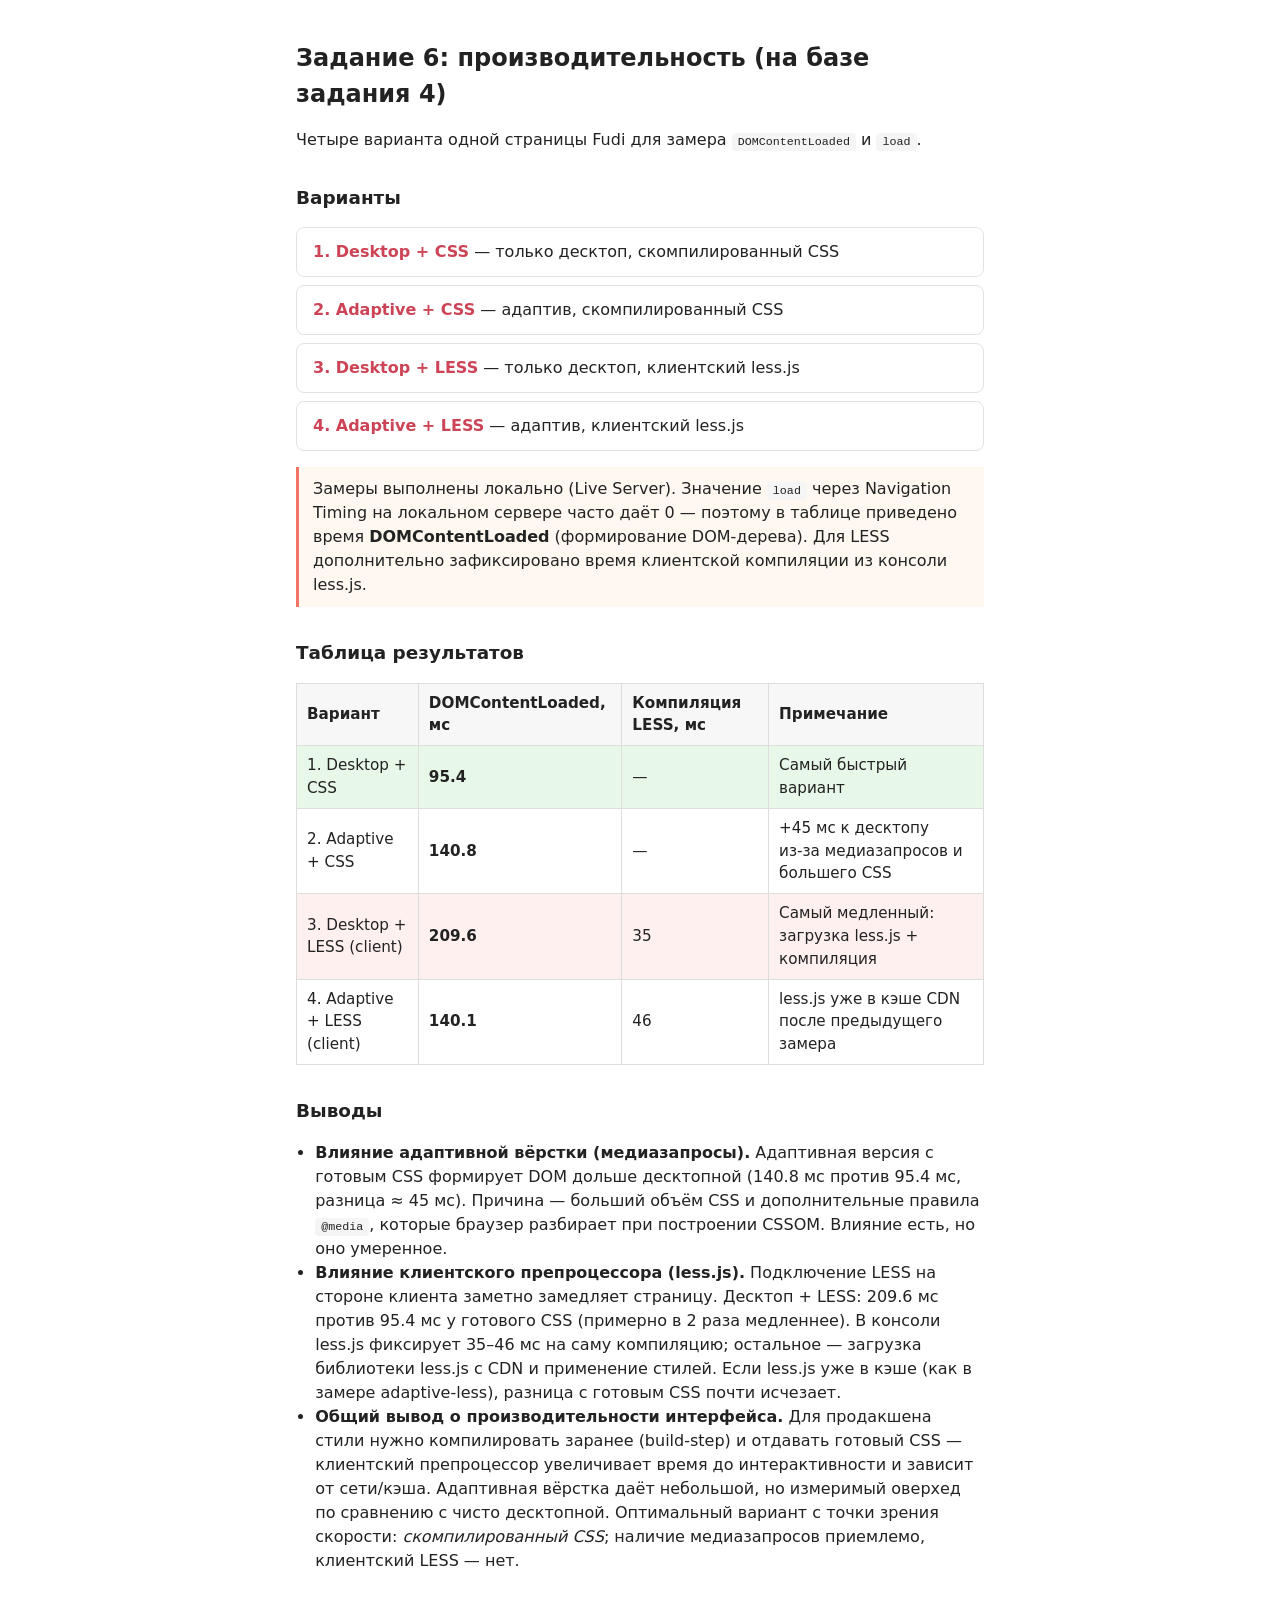
<file: index.html>
<!doctype html>
<html lang="ru">

<head>
  <meta charset="UTF-8">
  <meta name="viewport" content="width=device-width, initial-scale=1.0">
  <title>Задание 6 — сравнение производительности</title>
  <style>
    * {
      box-sizing: border-box;
    }

    body {
      font-family: system-ui, sans-serif;
      max-width: 720px;
      margin: 40px auto;
      padding: 0 16px;
      line-height: 1.5;
      color: #222;
    }

    h1 {
      font-size: 1.5rem;
    }

    h2 {
      font-size: 1.15rem;
      margin-top: 2rem;
    }

    ul {
      padding-left: 1.2em;
    }

    a {
      color: #c45;
    }

    .card {
      border: 1px solid #e2e2e2;
      border-radius: 8px;
      padding: 12px 16px;
      margin: 8px 0;
    }

    .card a {
      font-weight: 600;
      text-decoration: none;
    }

    .card a:hover {
      text-decoration: underline;
    }

    code {
      background: #f5f5f5;
      padding: 2px 6px;
      border-radius: 4px;
      font-size: 0.9em;
    }

    table {
      border-collapse: collapse;
      width: 100%;
      margin: 1rem 0;
      font-size: 0.95rem;
    }

    th,
    td {
      border: 1px solid #ddd;
      padding: 8px 10px;
      text-align: left;
    }

    th {
      background: #f7f7f7;
    }

    .note {
      background: #fff8f0;
      border-left: 3px solid #f57365;
      padding: 10px 14px;
      margin: 1rem 0;
    }

    .best {
      background: #e8f8e8;
    }

    .worst {
      background: #fff0f0;
    }
  </style>
</head>

<body>
  <h1>Задание 6: производительность (на базе задания 4)</h1>
  <p>Четыре варианта одной страницы Fudi для замера <code>DOMContentLoaded</code> и <code>load</code>.</p>

  <h2>Варианты</h2>
  <div class="card"><a href="./desktop-css/">1. Desktop + CSS</a> — только десктоп, скомпилированный CSS</div>
  <div class="card"><a href="./adaptive-css/">2. Adaptive + CSS</a> — адаптив, скомпилированный CSS</div>
  <div class="card"><a href="./desktop-less/">3. Desktop + LESS</a> — только десктоп, клиентский less.js</div>
  <div class="card"><a href="./adaptive-less/">4. Adaptive + LESS</a> — адаптив, клиентский less.js</div>

  <div class="note">
    Замеры выполнены локально (Live Server). Значение <code>load</code> через Navigation Timing на локальном сервере
    часто даёт 0 —
    поэтому в таблице приведено время <strong>DOMContentLoaded</strong> (формирование DOM-дерева).
    Для LESS дополнительно зафиксировано время клиентской компиляции из консоли less.js.
  </div>

  <h2>Таблица результатов</h2>
  <table>
    <thead>
      <tr>
        <th>Вариант</th>
        <th>DOMContentLoaded, мс</th>
        <th>Компиляция LESS, мс</th>
        <th>Примечание</th>
      </tr>
    </thead>
    <tbody>
      <tr class="best">
        <td>1. Desktop + CSS</td>
        <td><strong>95.4</strong></td>
        <td>—</td>
        <td>Самый быстрый вариант</td>
      </tr>
      <tr>
        <td>2. Adaptive + CSS</td>
        <td><strong>140.8</strong></td>
        <td>—</td>
        <td>+45&nbsp;мс к десктопу из‑за медиазапросов и большего CSS</td>
      </tr>
      <tr class="worst">
        <td>3. Desktop + LESS (client)</td>
        <td><strong>209.6</strong></td>
        <td>35</td>
        <td>Самый медленный: загрузка less.js + компиляция</td>
      </tr>
      <tr>
        <td>4. Adaptive + LESS (client)</td>
        <td><strong>140.1</strong></td>
        <td>46</td>
        <td>less.js уже в кэше CDN после предыдущего замера</td>
      </tr>
    </tbody>
  </table>

  <h2>Выводы</h2>
  <ul>
    <li>
      <strong>Влияние адаптивной вёрстки (медиазапросы).</strong>
      Адаптивная версия с готовым CSS формирует DOM дольше десктопной
      (140.8&nbsp;мс против 95.4&nbsp;мс, разница ≈&nbsp;45&nbsp;мс).
      Причина — больший объём CSS и дополнительные правила <code>@media</code>, которые браузер разбирает при построении
      CSSOM.
      Влияние есть, но оно умеренное.
    </li>
    <li>
      <strong>Влияние клиентского препроцессора (less.js).</strong>
      Подключение LESS на стороне клиента заметно замедляет страницу.
      Десктоп + LESS: 209.6&nbsp;мс против 95.4&nbsp;мс у готового CSS (примерно в 2 раза медленнее).
      В консоли less.js фиксирует 35–46&nbsp;мс на саму компиляцию; остальное — загрузка библиотеки less.js с CDN и
      применение стилей.
      Если less.js уже в кэше (как в замере adaptive-less), разница с готовым CSS почти исчезает.
    </li>
    <li>
      <strong>Общий вывод о производительности интерфейса.</strong>
      Для продакшена стили нужно компилировать заранее (build-step) и отдавать готовый CSS —
      клиентский препроцессор увеличивает время до интерактивности и зависит от сети/кэша.
      Адаптивная вёрстка даёт небольшой, но измеримый оверхед по сравнению с чисто десктопной.
      Оптимальный вариант с точки зрения скорости: <em>скомпилированный CSS</em>;
      наличие медиазапросов приемлемо, клиентский LESS — нет.
    </li>
  </ul>
</body>

</html>
</file>
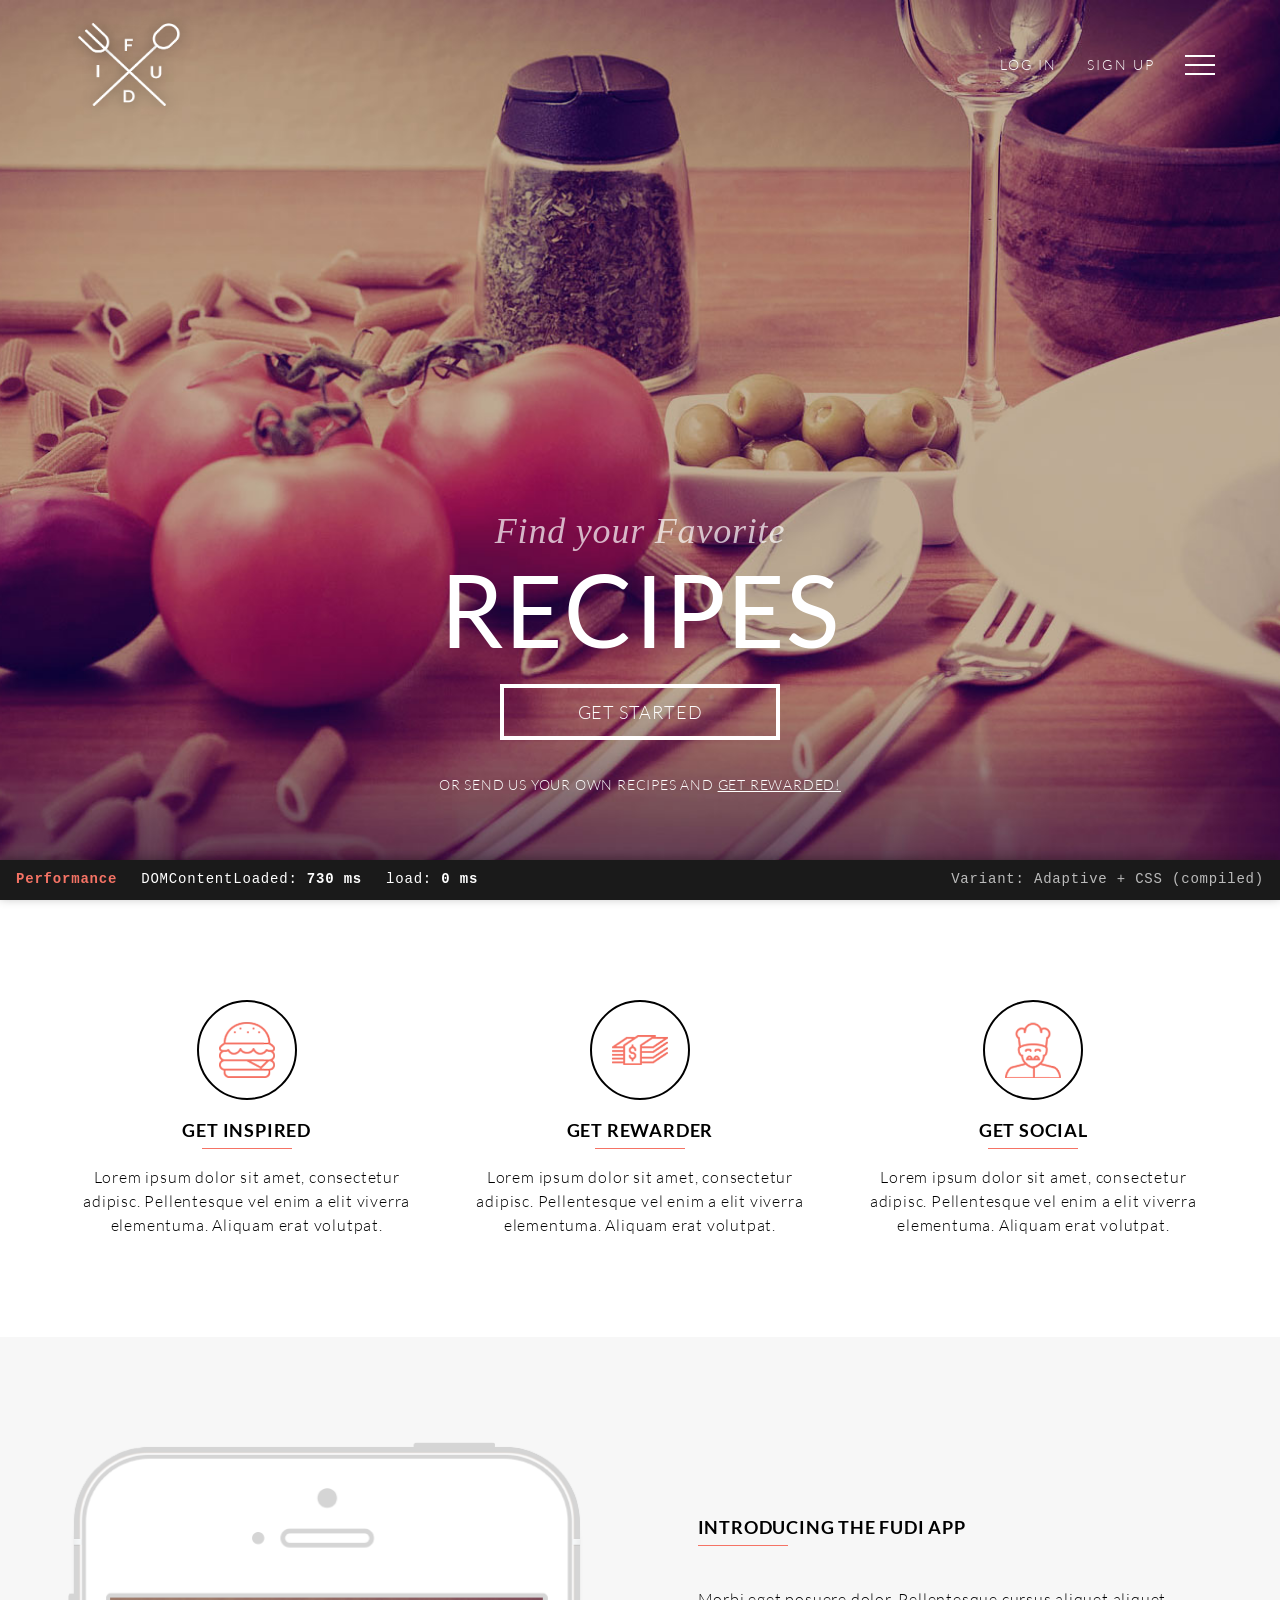
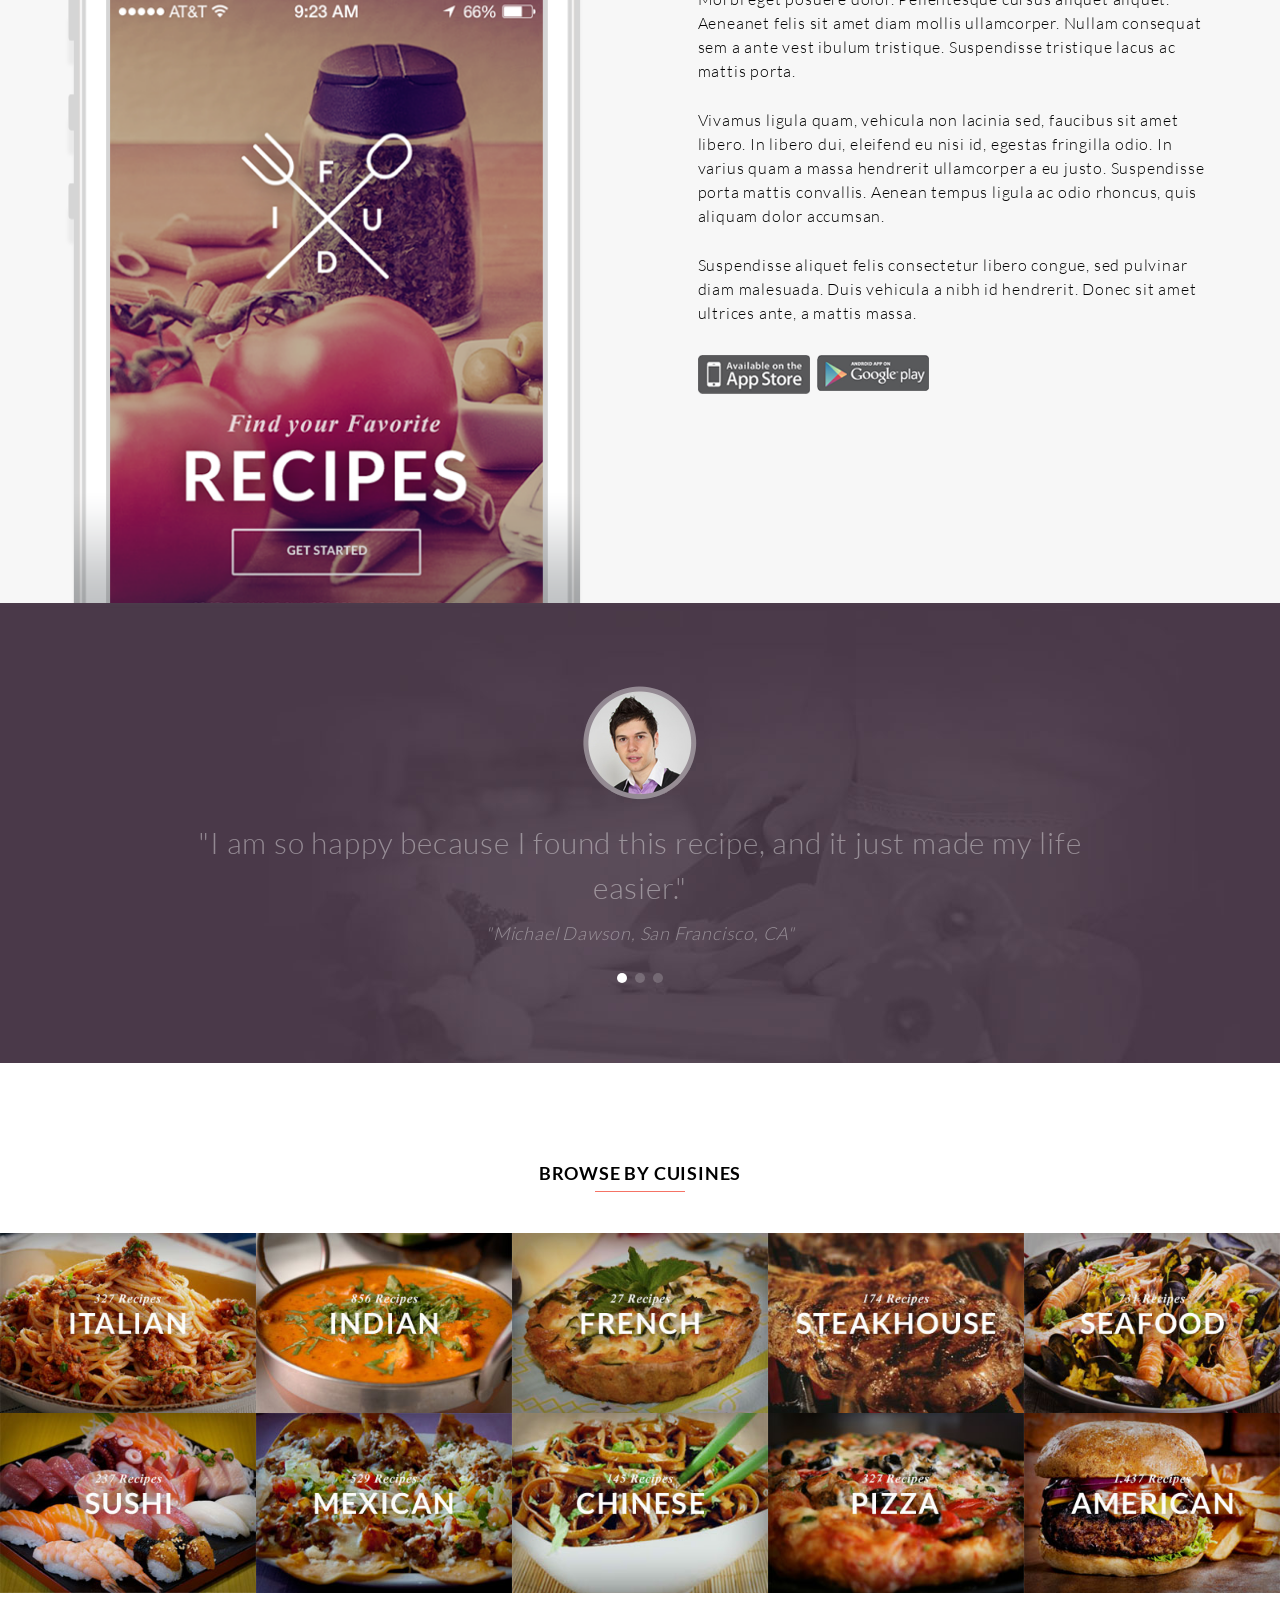
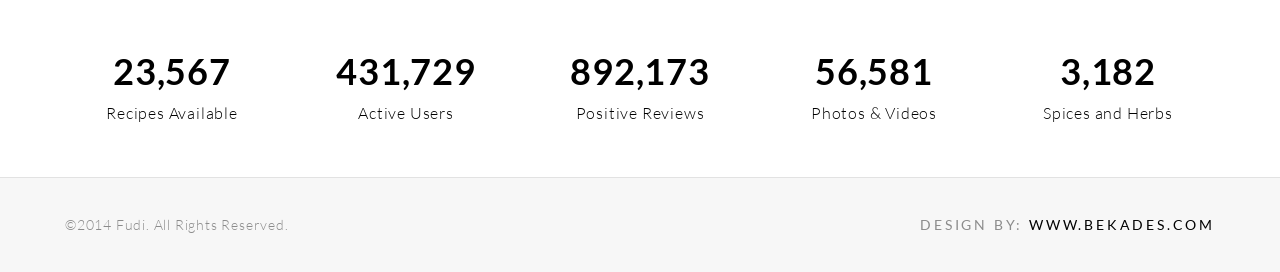
<file: adaptive-css/index.html>
<!doctype html>
<html lang="en">

<head>
  <meta charset="UTF-8">
  <meta name="viewport" content="width=device-width, initial-scale=1.0">
  <title>Fudi</title>
  <link rel="stylesheet" href="./style.css">
</head>

<body>

  <div class="page">
    <div class="container">
      <header class="page-header">
        <a href="#" class="page-header__logo">
          <img src="./img/img_logo.png" alt="Fudi">
        </a>

        <nav class="page-header__nav">
          <a href="#" class="page-header__link">log in</a>
          <a href="#" class="page-header__link">sign up</a>

          <button class="page-header__navicon" type="button" title="Menu" aria-label="Menu">
            <span></span>
          </button>

          <ul class="dropdown">
            <li><a href="#">Пункт 1</a></li>
            <li><a href="#">Пункт 2</a></li>
            <li><a href="#">Пункт 3</a></li>
          </ul>
        </nav>
      </header>

      <div class="hero">
        <div class="hero__title">
          <div class="hero__subtitle">Find your Favorite</div>
          <h1 class="hero__heading">Recipes</h1>
        </div>

        <a href="#" class="hero__button">Get started</a>

        <p class="hero__note">
          Or send us your own recipes and <a href="#" class="hero__note-link">get rewarded!</a>
        </p>
      </div>
    </div>
  </div>

  <div class="features">
    <div class="container features__inner">
      <article class="feature">
        <div class="feature__icon">
          <img src="./img/icon_hamburger.png" alt="">
        </div>
        <h2 class="feature__title">Get inspired</h2>
        <p class="feature__text">
          Lorem ipsum dolor sit amet, consectetur adipisc.
          Pellentesque vel enim a elit viverra elementuma.
          Aliquam erat volutpat.
        </p>
      </article>

      <article class="feature">
        <div class="feature__icon">
          <img src="./img/icon_money.png" alt="">
        </div>
        <h2 class="feature__title">Get rewarder</h2>
        <p class="feature__text">
          Lorem ipsum dolor sit amet, consectetur adipisc.
          Pellentesque vel enim a elit viverra elementuma.
          Aliquam erat volutpat.
        </p>
      </article>

      <article class="feature">
        <div class="feature__icon">
          <img src="./img/icon_cook.png" alt="">
        </div>
        <h2 class="feature__title">Get social</h2>
        <p class="feature__text">
          Lorem ipsum dolor sit amet, consectetur adipisc.
          Pellentesque vel enim a elit viverra elementuma.
          Aliquam erat volutpat.
        </p>
      </article>
    </div>
  </div>

  <section class="app">
    <div class="container app__inner">
      <div class="app__media">
        <img src="./img/img_smartphone.png" alt="">
      </div>

      <div class="app__content">
        <h2 class="section-title section-title--left">Introducing the Fudi App</h2>

        <p class="app__text">
          Morbi eget posuere dolor. Pellentesque cursus aliquet aliquet. Aeneanet felis sit amet diam mollis
          ullamcorper. Nullam consequat sem a ante vest ibulum tristique. Suspendisse tristique lacus ac mattis porta.
        </p>
        <p class="app__text">
          Vivamus ligula quam, vehicula non lacinia sed, faucibus sit amet libero. In libero dui, eleifend eu nisi
          id, egestas fringilla odio. In varius quam a massa hendrerit ullamcorper a eu justo. Suspendisse porta
          mattis convallis. Aenean tempus ligula ac odio rhoncus, quis aliquam dolor accumsan.
        </p>
        <p class="app__text">
          Suspendisse aliquet felis consectetur libero congue, sed pulvinar diam malesuada. Duis vehicula a nibh id
          hendrerit. Donec sit amet ultrices ante, a mattis massa.
        </p>

        <div class="app__stores">
          <a href="#"><img src="./img/icon_app-store.png" alt="App Store"></a>
          <a href="#"><img src="./img/icon_google_play.png" alt="Google Play"></a>
        </div>
      </div>
    </div>
  </section>

  <div class="slider">
    <input type="radio" name="slider" id="control-1" class="slider__input" checked>
    <input type="radio" name="slider" id="control-2" class="slider__input">
    <input type="radio" name="slider" id="control-3" class="slider__input">

    <div class="slider__slides">
      <div class="slide">
        <img class="slide__photo" src="./img/img_client-photo-1.png" alt="">
        <p class="slide__text">
          "I am so happy because I found this recipe, and it just made my life easier."
        </p>
        <p class="slide__author">"Michael Dawson, San Francisco, CA"</p>
      </div>

      <div class="slide">
        <img class="slide__photo" src="./img/img_client-photo-1.png" alt="">
        <p class="slide__text">
          "I am so happy because I found this recipe, and it just made my life easier. Thanks so much for sharing!"
        </p>
        <p class="slide__author">"Michael Dawson, San Francisco, CA"</p>
      </div>

      <div class="slide">
        <img class="slide__photo" src="./img/img_client-photo-1.png" alt="">
        <p class="slide__text">
          "I am so happy because I found this recipe, and it just made my life easier. Thanks so much for sharing"
        </p>
        <p class="slide__author">"Michael Dawson, San Francisco, CA"</p>
      </div>
    </div>

    <div class="slider__controls">
      <label class="slider__control" for="control-1"></label>
      <label class="slider__control" for="control-2"></label>
      <label class="slider__control" for="control-3"></label>
    </div>
  </div>

  <section class="cuisines">
    <h2 class="section-title">Browse by cuisines</h2>

    <div class="cuisines__grid">
      <a href="#" class="cuisines__item"><img src="./img/img_cuisine-italian-320.jpg" alt=""></a>
      <a href="#" class="cuisines__item"><img src="./img/img_cuisine-indian-320.jpg" alt=""></a>
      <a href="#" class="cuisines__item"><img src="./img/img_cuisine-french-320.jpg" alt=""></a>
      <a href="#" class="cuisines__item"><img src="./img/img_cuisine-steakhouse-320.jpg" alt=""></a>
      <a href="#" class="cuisines__item"><img src="./img/img_cuisine-seafood-320.jpg" alt=""></a>
      <a href="#" class="cuisines__item"><img src="./img/img_cuisine-sushi-320.jpg" alt=""></a>
      <a href="#" class="cuisines__item"><img src="./img/img_cuisine-mexican-320.jpg" alt=""></a>
      <a href="#" class="cuisines__item"><img src="./img/img_cuisine-chinese-320.jpg" alt=""></a>
      <a href="#" class="cuisines__item"><img src="./img/img_cuisine-pizza-320.jpg" alt=""></a>
      <a href="#" class="cuisines__item"><img src="./img/img_cuisine-american-320.jpg" alt=""></a>
    </div>

    <div class="container stats">
      <div class="stat">
        <div class="stat__value">23,567</div>
        <div class="stat__label">Recipes Available</div>
      </div>
      <div class="stat">
        <div class="stat__value">431,729</div>
        <div class="stat__label">Active Users</div>
      </div>
      <div class="stat">
        <div class="stat__value">892,173</div>
        <div class="stat__label">Positive Reviews</div>
      </div>
      <div class="stat">
        <div class="stat__value">56,581</div>
        <div class="stat__label">Photos &amp; Videos</div>
      </div>
      <div class="stat">
        <div class="stat__value">3,182</div>
        <div class="stat__label">Spices and Herbs</div>
      </div>
    </div>
  </section>

  <footer class="footer">
    <div class="container footer__inner">
      <div>©2014 Fudi. All Rights Reserved.</div>
      <div class="footer__design">
        Design by: <a href="#">www.bekades.com</a>
      </div>
    </div>
  </footer>

  <div id="perf-banner"
    style="position:fixed;bottom:0;left:0;right:0;background:#1a1a1a;color:#fff;font:14px/1.4 monospace;padding:10px 16px;z-index:9999;display:flex;gap:24px;flex-wrap:wrap;box-shadow:0 -2px 10px rgba(0,0,0,.3)">
    <strong style="color:#f57365">Performance</strong>
    <span>DOMContentLoaded: <b id="perf-dom">…</b></span>
    <span>load: <b id="perf-load">…</b></span>
    <span style="opacity:.7;margin-left:auto">Variant: Adaptive + CSS (compiled)</span>
  </div>
  <script src="./script.js"></script>
</body>

</html>
</file>
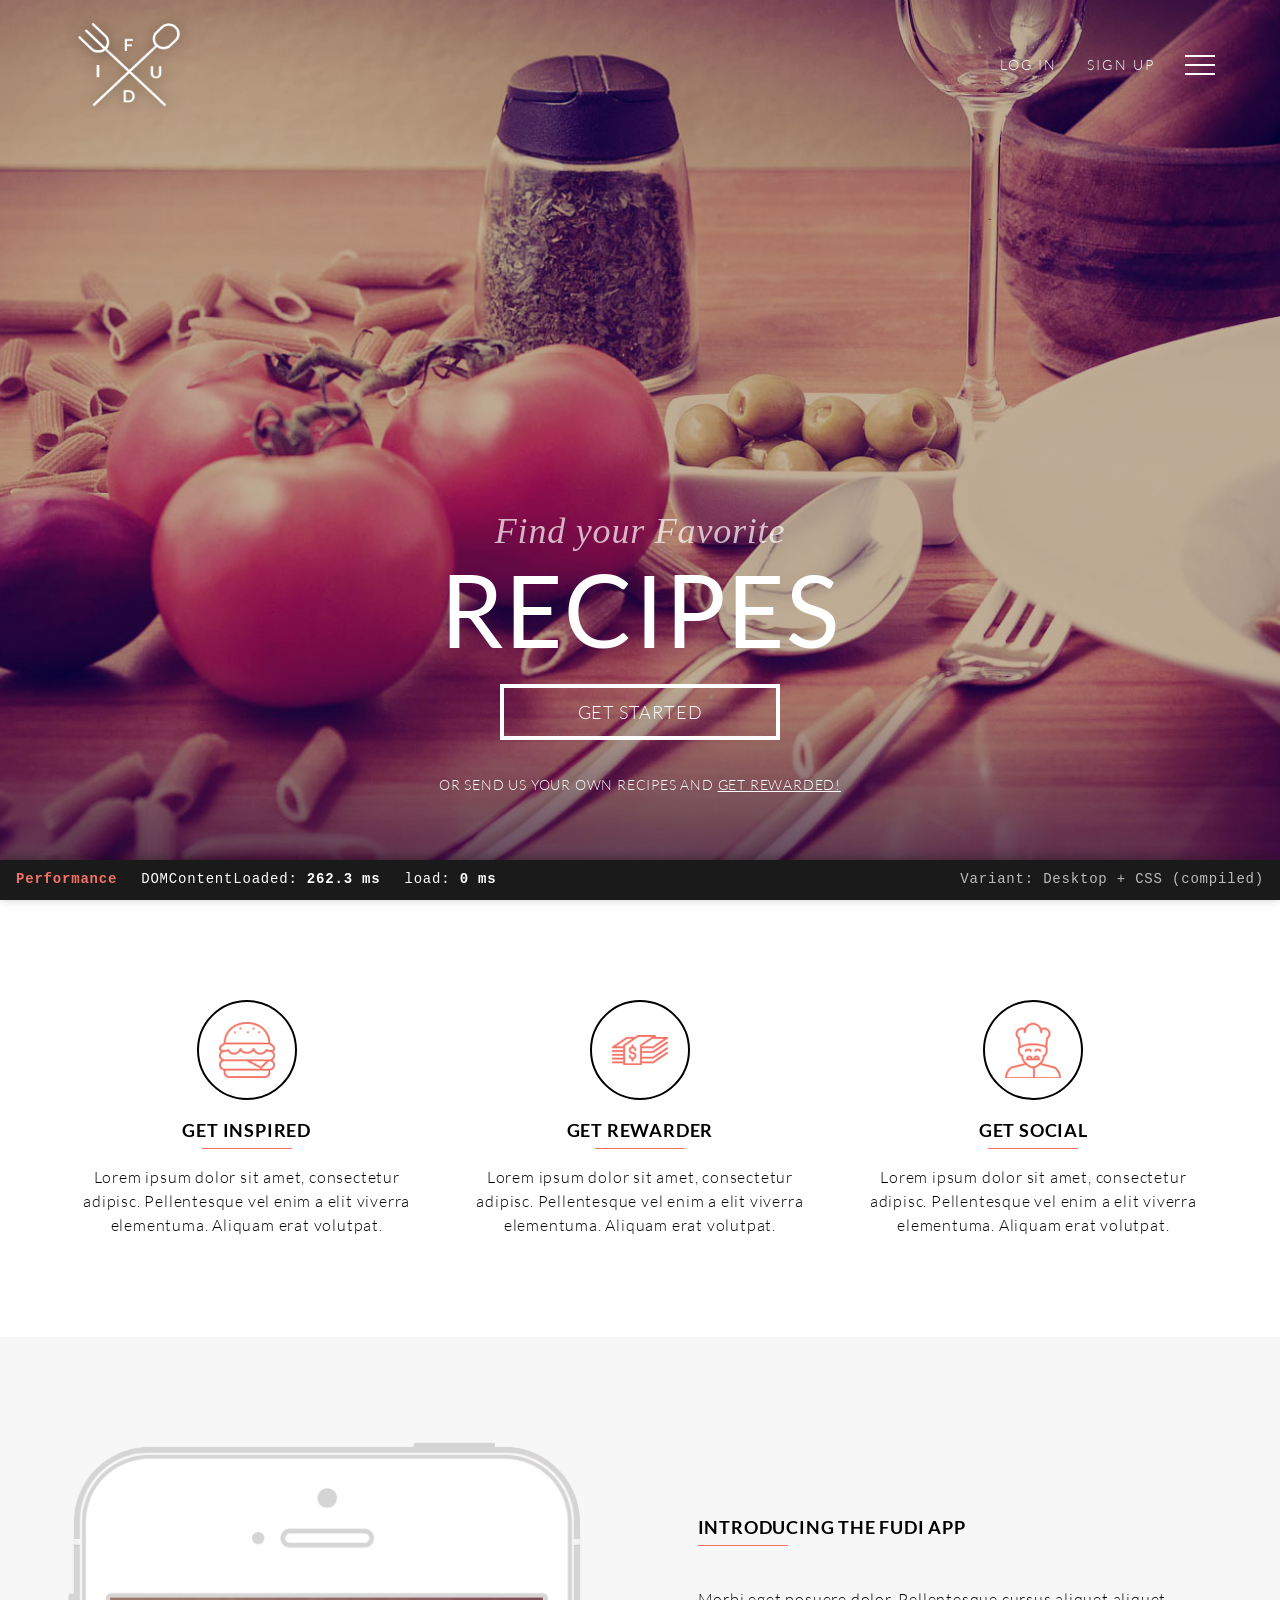
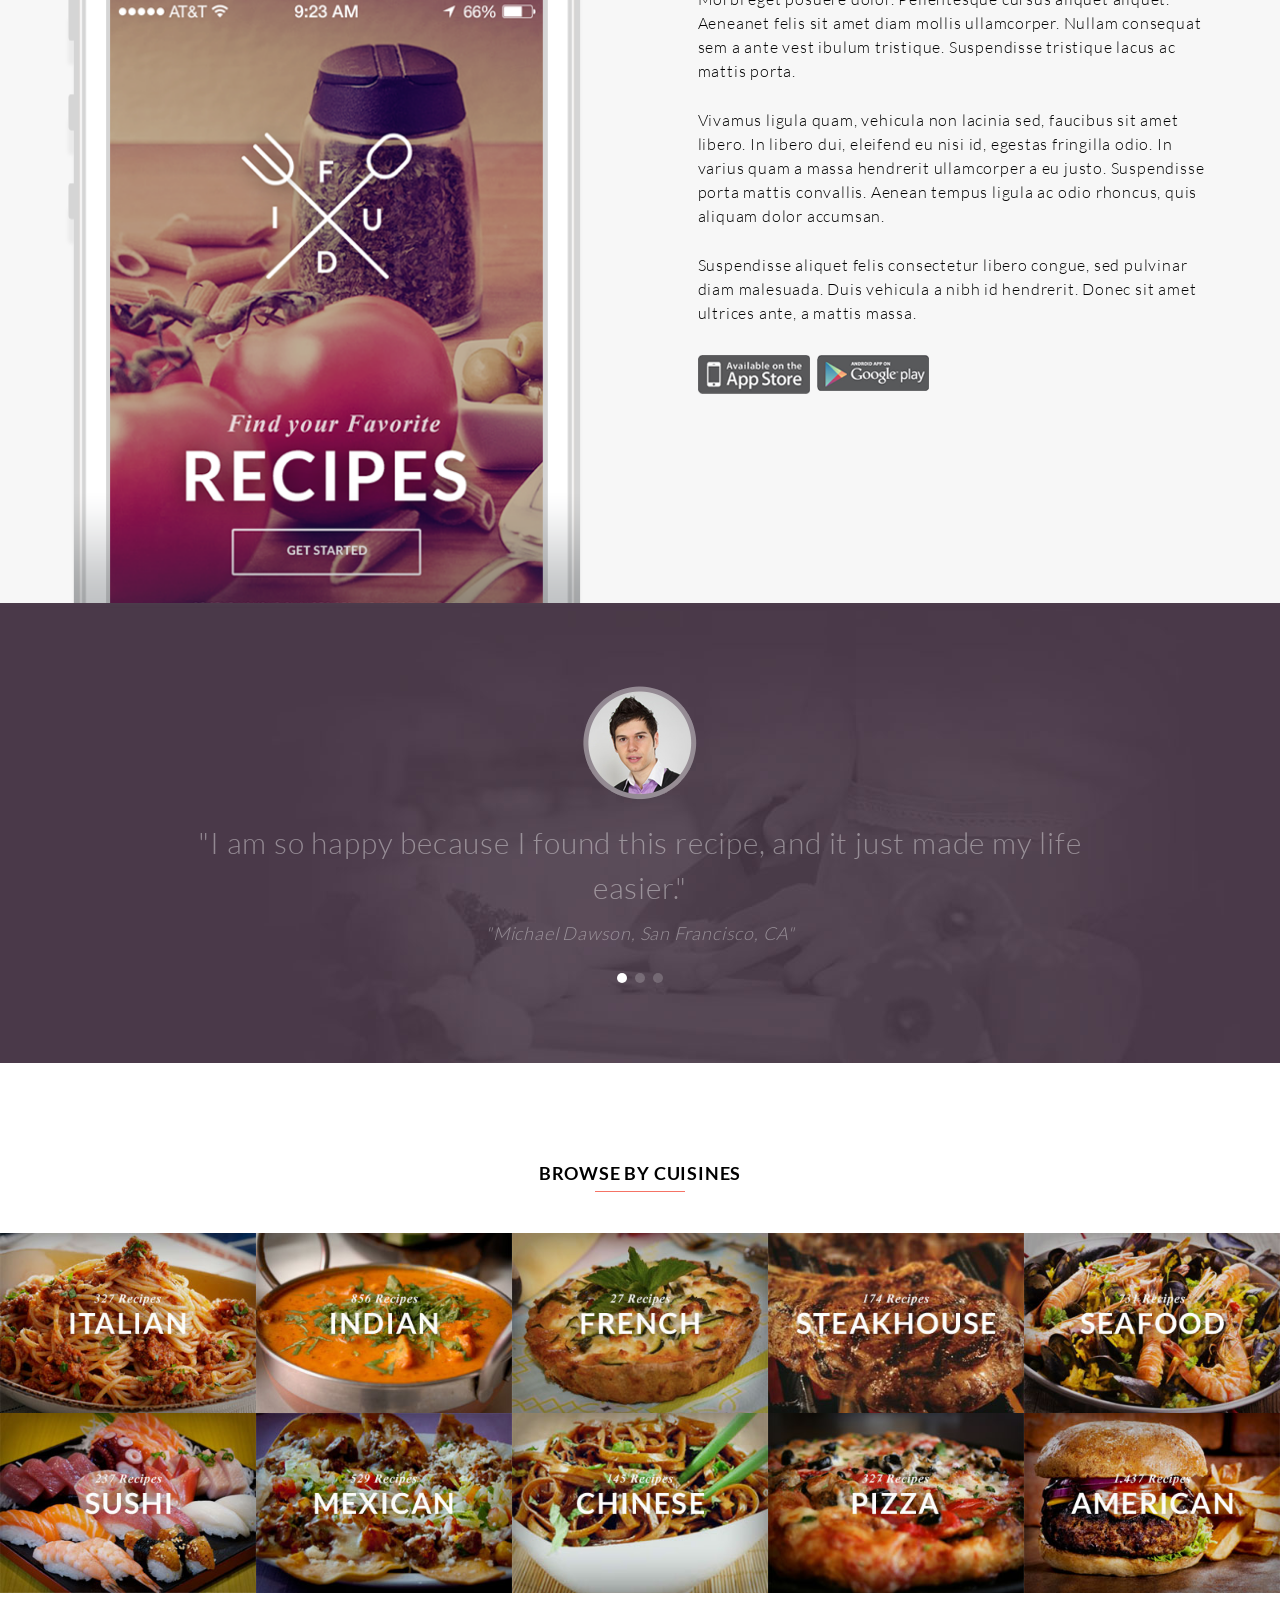
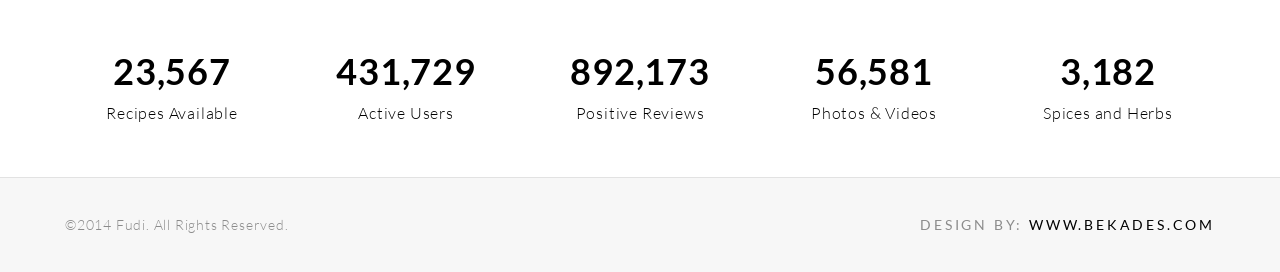
<file: desktop-css/index.html>
<!doctype html>
<html lang="en">

<head>
  <meta charset="UTF-8">
  <meta name="viewport" content="width=device-width, initial-scale=1.0">
  <title>Fudi</title>
  <link rel="stylesheet" href="./style.css">
</head>

<body>

  <div class="page">
    <div class="container">
      <header class="page-header">
        <a href="#" class="page-header__logo">
          <img src="./img/img_logo.png" alt="Fudi">
        </a>

        <nav class="page-header__nav">
          <a href="#" class="page-header__link">log in</a>
          <a href="#" class="page-header__link">sign up</a>

          <button class="page-header__navicon" type="button" title="Menu" aria-label="Menu">
            <span></span>
          </button>

          <ul class="dropdown">
            <li><a href="#">Пункт 1</a></li>
            <li><a href="#">Пункт 2</a></li>
            <li><a href="#">Пункт 3</a></li>
          </ul>
        </nav>
      </header>

      <div class="hero">
        <div class="hero__title">
          <div class="hero__subtitle">Find your Favorite</div>
          <h1 class="hero__heading">Recipes</h1>
        </div>

        <a href="#" class="hero__button">Get started</a>

        <p class="hero__note">
          Or send us your own recipes and <a href="#" class="hero__note-link">get rewarded!</a>
        </p>
      </div>
    </div>
  </div>

  <div class="features">
    <div class="container features__inner">
      <article class="feature">
        <div class="feature__icon">
          <img src="./img/icon_hamburger.png" alt="">
        </div>
        <h2 class="feature__title">Get inspired</h2>
        <p class="feature__text">
          Lorem ipsum dolor sit amet, consectetur adipisc.
          Pellentesque vel enim a elit viverra elementuma.
          Aliquam erat volutpat.
        </p>
      </article>

      <article class="feature">
        <div class="feature__icon">
          <img src="./img/icon_money.png" alt="">
        </div>
        <h2 class="feature__title">Get rewarder</h2>
        <p class="feature__text">
          Lorem ipsum dolor sit amet, consectetur adipisc.
          Pellentesque vel enim a elit viverra elementuma.
          Aliquam erat volutpat.
        </p>
      </article>

      <article class="feature">
        <div class="feature__icon">
          <img src="./img/icon_cook.png" alt="">
        </div>
        <h2 class="feature__title">Get social</h2>
        <p class="feature__text">
          Lorem ipsum dolor sit amet, consectetur adipisc.
          Pellentesque vel enim a elit viverra elementuma.
          Aliquam erat volutpat.
        </p>
      </article>
    </div>
  </div>

  <section class="app">
    <div class="container app__inner">
      <div class="app__media">
        <img src="./img/img_smartphone.png" alt="">
      </div>

      <div class="app__content">
        <h2 class="section-title section-title--left">Introducing the Fudi App</h2>

        <p class="app__text">
          Morbi eget posuere dolor. Pellentesque cursus aliquet aliquet. Aeneanet felis sit amet diam mollis
          ullamcorper. Nullam consequat sem a ante vest ibulum tristique. Suspendisse tristique lacus ac mattis porta.
        </p>
        <p class="app__text">
          Vivamus ligula quam, vehicula non lacinia sed, faucibus sit amet libero. In libero dui, eleifend eu nisi
          id, egestas fringilla odio. In varius quam a massa hendrerit ullamcorper a eu justo. Suspendisse porta
          mattis convallis. Aenean tempus ligula ac odio rhoncus, quis aliquam dolor accumsan.
        </p>
        <p class="app__text">
          Suspendisse aliquet felis consectetur libero congue, sed pulvinar diam malesuada. Duis vehicula a nibh id
          hendrerit. Donec sit amet ultrices ante, a mattis massa.
        </p>

        <div class="app__stores">
          <a href="#"><img src="./img/icon_app-store.png" alt="App Store"></a>
          <a href="#"><img src="./img/icon_google_play.png" alt="Google Play"></a>
        </div>
      </div>
    </div>
  </section>

  <div class="slider">
    <input type="radio" name="slider" id="control-1" class="slider__input" checked>
    <input type="radio" name="slider" id="control-2" class="slider__input">
    <input type="radio" name="slider" id="control-3" class="slider__input">

    <div class="slider__slides">
      <div class="slide">
        <img class="slide__photo" src="./img/img_client-photo-1.png" alt="">
        <p class="slide__text">
          "I am so happy because I found this recipe, and it just made my life easier."
        </p>
        <p class="slide__author">"Michael Dawson, San Francisco, CA"</p>
      </div>

      <div class="slide">
        <img class="slide__photo" src="./img/img_client-photo-1.png" alt="">
        <p class="slide__text">
          "I am so happy because I found this recipe, and it just made my life easier. Thanks so much for sharing!"
        </p>
        <p class="slide__author">"Michael Dawson, San Francisco, CA"</p>
      </div>

      <div class="slide">
        <img class="slide__photo" src="./img/img_client-photo-1.png" alt="">
        <p class="slide__text">
          "I am so happy because I found this recipe, and it just made my life easier. Thanks so much for sharing"
        </p>
        <p class="slide__author">"Michael Dawson, San Francisco, CA"</p>
      </div>
    </div>

    <div class="slider__controls">
      <label class="slider__control" for="control-1"></label>
      <label class="slider__control" for="control-2"></label>
      <label class="slider__control" for="control-3"></label>
    </div>
  </div>

  <section class="cuisines">
    <h2 class="section-title">Browse by cuisines</h2>

    <div class="cuisines__grid">
      <a href="#" class="cuisines__item"><img src="./img/img_cuisine-italian-320.jpg" alt=""></a>
      <a href="#" class="cuisines__item"><img src="./img/img_cuisine-indian-320.jpg" alt=""></a>
      <a href="#" class="cuisines__item"><img src="./img/img_cuisine-french-320.jpg" alt=""></a>
      <a href="#" class="cuisines__item"><img src="./img/img_cuisine-steakhouse-320.jpg" alt=""></a>
      <a href="#" class="cuisines__item"><img src="./img/img_cuisine-seafood-320.jpg" alt=""></a>
      <a href="#" class="cuisines__item"><img src="./img/img_cuisine-sushi-320.jpg" alt=""></a>
      <a href="#" class="cuisines__item"><img src="./img/img_cuisine-mexican-320.jpg" alt=""></a>
      <a href="#" class="cuisines__item"><img src="./img/img_cuisine-chinese-320.jpg" alt=""></a>
      <a href="#" class="cuisines__item"><img src="./img/img_cuisine-pizza-320.jpg" alt=""></a>
      <a href="#" class="cuisines__item"><img src="./img/img_cuisine-american-320.jpg" alt=""></a>
    </div>

    <div class="container stats">
      <div class="stat">
        <div class="stat__value">23,567</div>
        <div class="stat__label">Recipes Available</div>
      </div>
      <div class="stat">
        <div class="stat__value">431,729</div>
        <div class="stat__label">Active Users</div>
      </div>
      <div class="stat">
        <div class="stat__value">892,173</div>
        <div class="stat__label">Positive Reviews</div>
      </div>
      <div class="stat">
        <div class="stat__value">56,581</div>
        <div class="stat__label">Photos &amp; Videos</div>
      </div>
      <div class="stat">
        <div class="stat__value">3,182</div>
        <div class="stat__label">Spices and Herbs</div>
      </div>
    </div>
  </section>

  <footer class="footer">
    <div class="container footer__inner">
      <div>©2014 Fudi. All Rights Reserved.</div>
      <div class="footer__design">
        Design by: <a href="#">www.bekades.com</a>
      </div>
    </div>
  </footer>

  <div id="perf-banner"
    style="position:fixed;bottom:0;left:0;right:0;background:#1a1a1a;color:#fff;font:14px/1.4 monospace;padding:10px 16px;z-index:9999;display:flex;gap:24px;flex-wrap:wrap;box-shadow:0 -2px 10px rgba(0,0,0,.3)">
    <strong style="color:#f57365">Performance</strong>
    <span>DOMContentLoaded: <b id="perf-dom">…</b></span>
    <span>load: <b id="perf-load">…</b></span>
    <span style="opacity:.7;margin-left:auto">Variant: Desktop + CSS (compiled)</span>
  </div>
  <script src="./script.js"></script>
</body>

</html>
</file>
<file: adaptive-css/style.css>
@font-face {
  font-family: "Lato";
  src: url("./font/lato-v11-latin-regular.woff2") format("woff2");
  font-weight: 400;
  font-style: normal;
  font-display: swap;
}
@font-face {
  font-family: "Lato";
  src: url("./font/lato-v11-latin-700.woff2") format("woff2");
  font-weight: 700;
  font-style: normal;
  font-display: swap;
}
@font-face {
  font-family: "Lato";
  src: url("./font/lato-v11-latin-300.woff2") format("woff2");
  font-weight: 300;
  font-style: normal;
  font-display: swap;
}
*,
*::before,
*::after {
  box-sizing: border-box;
}
html,
body {
  margin: 0;
  padding: 0;
}
body {
  font-family: Lato, Arial, sans-serif;
  font-size: 16px;
  line-height: 18px;
  font-weight: 300;
  letter-spacing: 0.05em;
  color: #000;
}
h1,
h2,
h3,
h4,
h5,
h6 {
  margin: 0;
  color: #000;
  font-family: Lato, Arial, sans-serif;
}
p {
  margin: 0;
}
a {
  color: inherit;
}
img {
  max-width: 100%;
  display: block;
}
.container {
  width: 100%;
  max-width: 1180px;
  margin: 0 auto;
  padding: 0 15px;
}
.page {
  background-image: url("./img/bg_page-header-640.jpg");
  background-size: cover;
  background-position: center top;
  min-height: 100vh;
  display: flex;
}
.page .container {
  display: flex;
  flex-direction: column;
  flex: 1;
  padding-bottom: 80px;
}
.page-header {
  display: flex;
  justify-content: space-between;
  align-items: center;
  padding-top: 10px;
  flex-shrink: 0;
}
.page-header__logo img {
  width: 129px;
  height: 109px;
}
.page-header__nav {
  position: relative;
  display: flex;
  align-items: center;
  gap: 30px;
  color: #fff;
}
.page-header__link {
  text-transform: uppercase;
  color: #fff;
  text-decoration: none;
  font-size: 14px;
  letter-spacing: 0.15em;
}
.page-header__link:hover {
  opacity: 0.8;
}
.page-header__navicon {
  position: relative;
  display: block;
  width: 30px;
  height: 20px;
  padding: 0;
  border: none;
  background: transparent;
  cursor: pointer;
}
.page-header__navicon span,
.page-header__navicon::before,
.page-header__navicon::after {
  content: "";
  position: absolute;
  left: 0;
  width: 30px;
  height: 2px;
  background: #fff;
  transition: transform 0.3s ease, opacity 0.3s ease;
}
.page-header__navicon span {
  top: 9px;
}
.page-header__navicon::before {
  top: 0;
}
.page-header__navicon::after {
  bottom: 0;
}
.dropdown {
  position: absolute;
  top: 100%;
  right: 0;
  margin: 20px 0 0;
  padding: 0;
  list-style: none;
  min-width: 160px;
  background: #fff;
  box-shadow: 0 4px 12px rgba(0, 0, 0, 0.15);
  display: none;
  z-index: 10;
}
.dropdown.is-open {
  display: block;
}
.dropdown a {
  display: block;
  padding: 10px 16px;
  color: #000;
  text-decoration: none;
  font-size: 14px;
}
.dropdown a:hover {
  background: #f7f7f7;
}
.hero {
  flex: 1;
  display: flex;
  flex-direction: column;
  justify-content: flex-end;
  align-items: center;
  text-align: center;
  color: #fff;
  gap: 20px;
  padding: 0 0 20px;
}
.hero__subtitle {
  font-family: "Times New Roman", serif;
  font-style: italic;
  font-size: 36px;
  line-height: 46px;
  opacity: 0.7;
}
.hero__heading {
  text-transform: uppercase;
  font-size: 100px;
  line-height: 110px;
  font-family: Lato, Arial, sans-serif;
  font-weight: 400;
  color: #fff;
}
.hero__button {
  display: inline-block;
  width: 280px;
  padding: 15px 10px;
  border: 4px solid #fff;
  text-transform: uppercase;
  text-align: center;
  text-decoration: none;
  color: #fff;
  font-size: 18px;
  transition: background 0.3s ease, color 0.3s ease;
}
.hero__button:hover {
  background: #fff;
  color: #000;
}
.hero__note {
  text-transform: uppercase;
  font-size: 14px;
  line-height: 30px;
  font-weight: 300;
  margin-top: 10px;
}
.hero__note-link {
  text-decoration: underline;
}
.section-title {
  position: relative;
  text-transform: uppercase;
  font-size: 18px;
  line-height: 30px;
  font-weight: 700;
  text-align: center;
  margin-bottom: 45px;
}
.section-title::after {
  content: "";
  position: absolute;
  top: 110%;
  left: 50%;
  width: 90px;
  height: 1px;
  margin-left: -45px;
  background: #f57365;
}
.section-title--left {
  text-align: left;
}
.section-title--left::after {
  left: 0;
  margin-left: 0;
}
.features {
  background: #fff;
  padding: 100px 0;
}
.features__inner {
  display: flex;
  gap: 30px;
  justify-content: space-between;
}
.feature {
  flex: 1;
  display: flex;
  flex-direction: column;
}
.feature__icon {
  width: 100px;
  height: 100px;
  margin: 0 auto 15px;
  padding: 20px;
  border: 2px solid #000;
  border-radius: 50%;
  display: flex;
  justify-content: center;
  align-items: center;
}
.feature__icon img {
  max-width: 100%;
  max-height: 100%;
  object-fit: contain;
}
.feature__title {
  position: relative;
  text-transform: uppercase;
  font-size: 18px;
  line-height: 30px;
  font-weight: 700;
  text-align: center;
  margin-bottom: 45px;
  margin-bottom: 20px;
}
.feature__title::after {
  content: "";
  position: absolute;
  top: 110%;
  left: 50%;
  width: 90px;
  height: 1px;
  margin-left: -45px;
  background: #f57365;
}
.feature__text {
  text-align: center;
  font-size: 16px;
  line-height: 24px;
  font-weight: 300;
  letter-spacing: 0.8px;
}
.app {
  background: #f7f7f7;
  padding: 105px 0 0;
}
.app__inner {
  display: flex;
  justify-content: space-between;
  align-items: flex-start;
  gap: 40px;
  padding-bottom: 0;
}
.app__media {
  width: 45%;
}
.app__content {
  width: 45%;
  padding-top: 70px;
  padding-bottom: 105px;
}
.app__text {
  font-size: 16px;
  line-height: 24px;
  margin-top: 25px;
}
.app__stores {
  display: flex;
  gap: 7px;
  margin-top: 30px;
}
.app__stores img {
  width: 112px;
}
.slider {
  position: relative;
  height: 460px;
  padding: 80px 15px;
  display: flex;
  flex-direction: column;
  justify-content: center;
  align-items: center;
  background: url(./img/bg__slider.jpg) center no-repeat #4a3949;
  color: #fff;
  text-align: center;
}
.slider__input {
  position: absolute;
  opacity: 0;
  pointer-events: none;
}
.slider__slides {
  position: relative;
  width: 100%;
  max-width: 900px;
  height: 100%;
}
.slider__controls {
  display: flex;
  align-items: center;
  justify-content: center;
  gap: 8px;
  margin-top: 20px;
  position: relative;
  z-index: 2;
}
.slider__control {
  width: 10px;
  height: 10px;
  border-radius: 50%;
  background: #fff;
  cursor: pointer;
  opacity: 0.2;
  transition: opacity 0.3s ease;
}
.slide {
  position: absolute;
  inset: 0;
  opacity: 0;
  visibility: hidden;
  transition: opacity 0.4s ease;
  display: flex;
  flex-direction: column;
  align-items: center;
  justify-content: center;
}
.slide__photo {
  margin: 0 auto;
}
.slide__text {
  font-size: 30px;
  line-height: 45px;
  opacity: 0.4;
  margin-top: 20px;
}
.slide__author {
  font-size: 18px;
  line-height: 36px;
  opacity: 0.4;
  font-style: italic;
  margin-top: 5px;
}
#control-1:checked ~ .slider__slides .slide:nth-child(1),
#control-2:checked ~ .slider__slides .slide:nth-child(2),
#control-3:checked ~ .slider__slides .slide:nth-child(3) {
  opacity: 1;
  visibility: visible;
  z-index: 1;
}
#control-1:checked ~ .slider__controls .slider__control:nth-child(1),
#control-2:checked ~ .slider__controls .slider__control:nth-child(2),
#control-3:checked ~ .slider__controls .slider__control:nth-child(3) {
  opacity: 1;
}
.cuisines {
  padding: 95px 0 55px;
  display: flex;
  flex-direction: column;
}
.cuisines__grid {
  display: flex;
  flex-wrap: wrap;
}
.cuisines__item {
  display: block;
  width: 20%;
  overflow: hidden;
}
.cuisines__item img {
  width: 100%;
  height: 100%;
  object-fit: cover;
  transition: transform 0.4s ease;
}
.cuisines__item:hover img {
  transform: scale(1.08);
}
.stats {
  display: flex;
  align-items: center;
  justify-content: space-between;
  gap: 20px;
  margin-top: 55px;
}
.stat {
  flex: 1;
  display: flex;
  flex-direction: column;
  align-items: center;
  gap: 10px;
  text-align: center;
}
.stat__value {
  font-size: 36px;
  line-height: 46px;
  font-weight: 700;
}
.stat__label {
  font-size: 16px;
}
.footer {
  background: #f7f7f7;
  height: 95px;
  border-top: 1px solid #e2e2e2;
  display: flex;
  align-items: center;
}
.footer__inner {
  display: flex;
  align-items: center;
  justify-content: space-between;
  font-size: 14px;
  line-height: 24px;
  color: #8b8b8b;
}
.footer__design {
  text-transform: uppercase;
  font-weight: 400;
  letter-spacing: 0.2em;
}
.footer__design a {
  color: #000;
  text-decoration: none;
}
@media (max-width: 1024px) {
  .hero__heading {
    font-size: 72px;
    line-height: 84px;
  }
  .features__inner {
    flex-wrap: wrap;
  }
  .feature {
    flex: 1 1 45%;
  }
  .app__inner {
    flex-direction: column;
  }
  .app__media,
  .app__content {
    width: 100%;
    padding-bottom: 40px;
  }
  .app__media {
    text-align: center;
  }
}
@media (max-width: 768px) {
  .page-header__link {
    display: none;
  }
  .hero__heading {
    font-size: 48px;
    line-height: 56px;
  }
  .hero__subtitle {
    font-size: 26px;
    line-height: 34px;
  }
  .hero__button {
    width: 220px;
    font-size: 16px;
  }
  .cuisines__item {
    width: 50%;
  }
  .stats {
    flex-wrap: wrap;
  }
  .stat {
    flex: 1 1 45%;
    margin-bottom: 25px;
  }
  .slide__text {
    font-size: 22px;
    line-height: 32px;
  }
  .footer__inner {
    flex-direction: column;
    gap: 10px;
    text-align: center;
  }
}
@media (max-width: 480px) {
  .features__inner {
    flex-direction: column;
  }
  .feature {
    flex: 1 1 100%;
  }
  .stat {
    flex: 1 1 100%;
  }
}
</file>
<file: desktop-css/style.css>
@font-face {
  font-family: "Lato";
  src: url("./font/lato-v11-latin-regular.woff2") format("woff2");
  font-weight: 400;
  font-style: normal;
  font-display: swap;
}
@font-face {
  font-family: "Lato";
  src: url("./font/lato-v11-latin-700.woff2") format("woff2");
  font-weight: 700;
  font-style: normal;
  font-display: swap;
}
@font-face {
  font-family: "Lato";
  src: url("./font/lato-v11-latin-300.woff2") format("woff2");
  font-weight: 300;
  font-style: normal;
  font-display: swap;
}
*,
*::before,
*::after {
  box-sizing: border-box;
}
html,
body {
  margin: 0;
  padding: 0;
}
body {
  font-family: Lato, Arial, sans-serif;
  font-size: 16px;
  line-height: 18px;
  font-weight: 300;
  letter-spacing: 0.05em;
  color: #000;
}
h1,
h2,
h3,
h4,
h5,
h6 {
  margin: 0;
  color: #000;
  font-family: Lato, Arial, sans-serif;
}
p {
  margin: 0;
}
a {
  color: inherit;
}
img {
  max-width: 100%;
  display: block;
}
.container {
  width: 100%;
  max-width: 1180px;
  margin: 0 auto;
  padding: 0 15px;
}
.page {
  background-image: url("./img/bg_page-header-640.jpg");
  background-size: cover;
  background-position: center top;
  min-height: 100vh;
  display: flex;
}
.page .container {
  display: flex;
  flex-direction: column;
  flex: 1;
  padding-bottom: 80px;
}
.page-header {
  display: flex;
  justify-content: space-between;
  align-items: center;
  padding-top: 10px;
  flex-shrink: 0;
}
.page-header__logo img {
  width: 129px;
  height: 109px;
}
.page-header__nav {
  position: relative;
  display: flex;
  align-items: center;
  gap: 30px;
  color: #fff;
}
.page-header__link {
  text-transform: uppercase;
  color: #fff;
  text-decoration: none;
  font-size: 14px;
  letter-spacing: 0.15em;
}
.page-header__link:hover {
  opacity: 0.8;
}
.page-header__navicon {
  position: relative;
  display: block;
  width: 30px;
  height: 20px;
  padding: 0;
  border: none;
  background: transparent;
  cursor: pointer;
}
.page-header__navicon span,
.page-header__navicon::before,
.page-header__navicon::after {
  content: "";
  position: absolute;
  left: 0;
  width: 30px;
  height: 2px;
  background: #fff;
  transition: transform 0.3s ease, opacity 0.3s ease;
}
.page-header__navicon span {
  top: 9px;
}
.page-header__navicon::before {
  top: 0;
}
.page-header__navicon::after {
  bottom: 0;
}
.dropdown {
  position: absolute;
  top: 100%;
  right: 0;
  margin: 20px 0 0;
  padding: 0;
  list-style: none;
  min-width: 160px;
  background: #fff;
  box-shadow: 0 4px 12px rgba(0, 0, 0, 0.15);
  display: none;
  z-index: 10;
}
.dropdown.is-open {
  display: block;
}
.dropdown a {
  display: block;
  padding: 10px 16px;
  color: #000;
  text-decoration: none;
  font-size: 14px;
}
.dropdown a:hover {
  background: #f7f7f7;
}
.hero {
  flex: 1;
  display: flex;
  flex-direction: column;
  justify-content: flex-end;
  align-items: center;
  text-align: center;
  color: #fff;
  gap: 20px;
  padding: 0 0 20px;
}
.hero__subtitle {
  font-family: "Times New Roman", serif;
  font-style: italic;
  font-size: 36px;
  line-height: 46px;
  opacity: 0.7;
}
.hero__heading {
  text-transform: uppercase;
  font-size: 100px;
  line-height: 110px;
  font-family: Lato, Arial, sans-serif;
  font-weight: 400;
  color: #fff;
}
.hero__button {
  display: inline-block;
  width: 280px;
  padding: 15px 10px;
  border: 4px solid #fff;
  text-transform: uppercase;
  text-align: center;
  text-decoration: none;
  color: #fff;
  font-size: 18px;
  transition: background 0.3s ease, color 0.3s ease;
}
.hero__button:hover {
  background: #fff;
  color: #000;
}
.hero__note {
  text-transform: uppercase;
  font-size: 14px;
  line-height: 30px;
  font-weight: 300;
  margin-top: 10px;
}
.hero__note-link {
  text-decoration: underline;
}
.section-title {
  position: relative;
  text-transform: uppercase;
  font-size: 18px;
  line-height: 30px;
  font-weight: 700;
  text-align: center;
  margin-bottom: 45px;
}
.section-title::after {
  content: "";
  position: absolute;
  top: 110%;
  left: 50%;
  width: 90px;
  height: 1px;
  margin-left: -45px;
  background: #f57365;
}
.section-title--left {
  text-align: left;
}
.section-title--left::after {
  left: 0;
  margin-left: 0;
}
.features {
  background: #fff;
  padding: 100px 0;
}
.features__inner {
  display: flex;
  gap: 30px;
  justify-content: space-between;
}
.feature {
  flex: 1;
  display: flex;
  flex-direction: column;
}
.feature__icon {
  width: 100px;
  height: 100px;
  margin: 0 auto 15px;
  padding: 20px;
  border: 2px solid #000;
  border-radius: 50%;
  display: flex;
  justify-content: center;
  align-items: center;
}
.feature__icon img {
  max-width: 100%;
  max-height: 100%;
  object-fit: contain;
}
.feature__title {
  position: relative;
  text-transform: uppercase;
  font-size: 18px;
  line-height: 30px;
  font-weight: 700;
  text-align: center;
  margin-bottom: 45px;
  margin-bottom: 20px;
}
.feature__title::after {
  content: "";
  position: absolute;
  top: 110%;
  left: 50%;
  width: 90px;
  height: 1px;
  margin-left: -45px;
  background: #f57365;
}
.feature__text {
  text-align: center;
  font-size: 16px;
  line-height: 24px;
  font-weight: 300;
  letter-spacing: 0.8px;
}
.app {
  background: #f7f7f7;
  padding: 105px 0 0;
}
.app__inner {
  display: flex;
  justify-content: space-between;
  align-items: flex-start;
  gap: 40px;
  padding-bottom: 0;
}
.app__media {
  width: 45%;
}
.app__content {
  width: 45%;
  padding-top: 70px;
  padding-bottom: 105px;
}
.app__text {
  font-size: 16px;
  line-height: 24px;
  margin-top: 25px;
}
.app__stores {
  display: flex;
  gap: 7px;
  margin-top: 30px;
}
.app__stores img {
  width: 112px;
}
.slider {
  position: relative;
  height: 460px;
  padding: 80px 15px;
  display: flex;
  flex-direction: column;
  justify-content: center;
  align-items: center;
  background: url(./img/bg__slider.jpg) center no-repeat #4a3949;
  color: #fff;
  text-align: center;
}
.slider__input {
  position: absolute;
  opacity: 0;
  pointer-events: none;
}
.slider__slides {
  position: relative;
  width: 100%;
  max-width: 900px;
  height: 100%;
}
.slider__controls {
  display: flex;
  align-items: center;
  justify-content: center;
  gap: 8px;
  margin-top: 20px;
  position: relative;
  z-index: 2;
}
.slider__control {
  width: 10px;
  height: 10px;
  border-radius: 50%;
  background: #fff;
  cursor: pointer;
  opacity: 0.2;
  transition: opacity 0.3s ease;
}
.slide {
  position: absolute;
  inset: 0;
  opacity: 0;
  visibility: hidden;
  transition: opacity 0.4s ease;
  display: flex;
  flex-direction: column;
  align-items: center;
  justify-content: center;
}
.slide__photo {
  margin: 0 auto;
}
.slide__text {
  font-size: 30px;
  line-height: 45px;
  opacity: 0.4;
  margin-top: 20px;
}
.slide__author {
  font-size: 18px;
  line-height: 36px;
  opacity: 0.4;
  font-style: italic;
  margin-top: 5px;
}
#control-1:checked ~ .slider__slides .slide:nth-child(1),
#control-2:checked ~ .slider__slides .slide:nth-child(2),
#control-3:checked ~ .slider__slides .slide:nth-child(3) {
  opacity: 1;
  visibility: visible;
  z-index: 1;
}
#control-1:checked ~ .slider__controls .slider__control:nth-child(1),
#control-2:checked ~ .slider__controls .slider__control:nth-child(2),
#control-3:checked ~ .slider__controls .slider__control:nth-child(3) {
  opacity: 1;
}
.cuisines {
  padding: 95px 0 55px;
  display: flex;
  flex-direction: column;
}
.cuisines__grid {
  display: flex;
  flex-wrap: wrap;
}
.cuisines__item {
  display: block;
  width: 20%;
  overflow: hidden;
}
.cuisines__item img {
  width: 100%;
  height: 100%;
  object-fit: cover;
  transition: transform 0.4s ease;
}
.cuisines__item:hover img {
  transform: scale(1.08);
}
.stats {
  display: flex;
  align-items: center;
  justify-content: space-between;
  gap: 20px;
  margin-top: 55px;
}
.stat {
  flex: 1;
  display: flex;
  flex-direction: column;
  align-items: center;
  gap: 10px;
  text-align: center;
}
.stat__value {
  font-size: 36px;
  line-height: 46px;
  font-weight: 700;
}
.stat__label {
  font-size: 16px;
}
.footer {
  background: #f7f7f7;
  height: 95px;
  border-top: 1px solid #e2e2e2;
  display: flex;
  align-items: center;
}
.footer__inner {
  display: flex;
  align-items: center;
  justify-content: space-between;
  font-size: 14px;
  line-height: 24px;
  color: #8b8b8b;
}
.footer__design {
  text-transform: uppercase;
  font-weight: 400;
  letter-spacing: 0.2em;
}
.footer__design a {
  color: #000;
  text-decoration: none;
}
</file>
